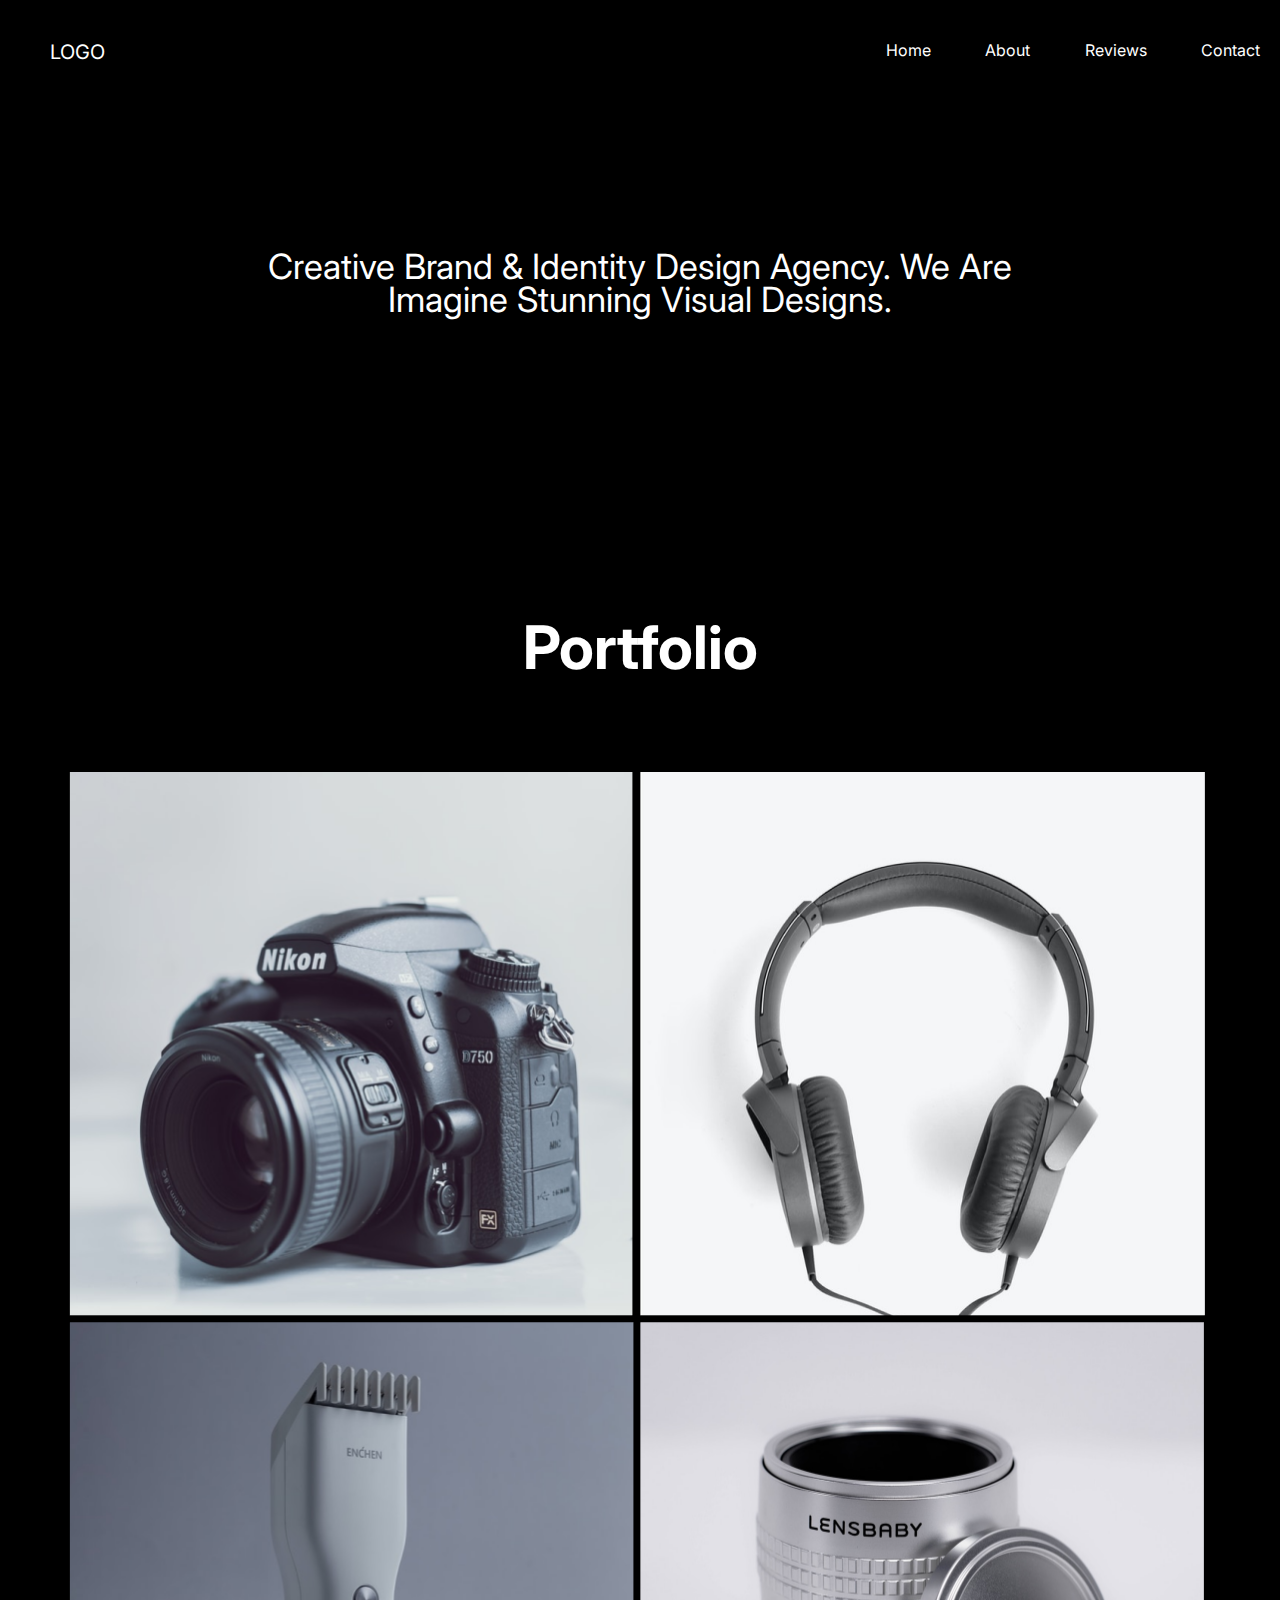
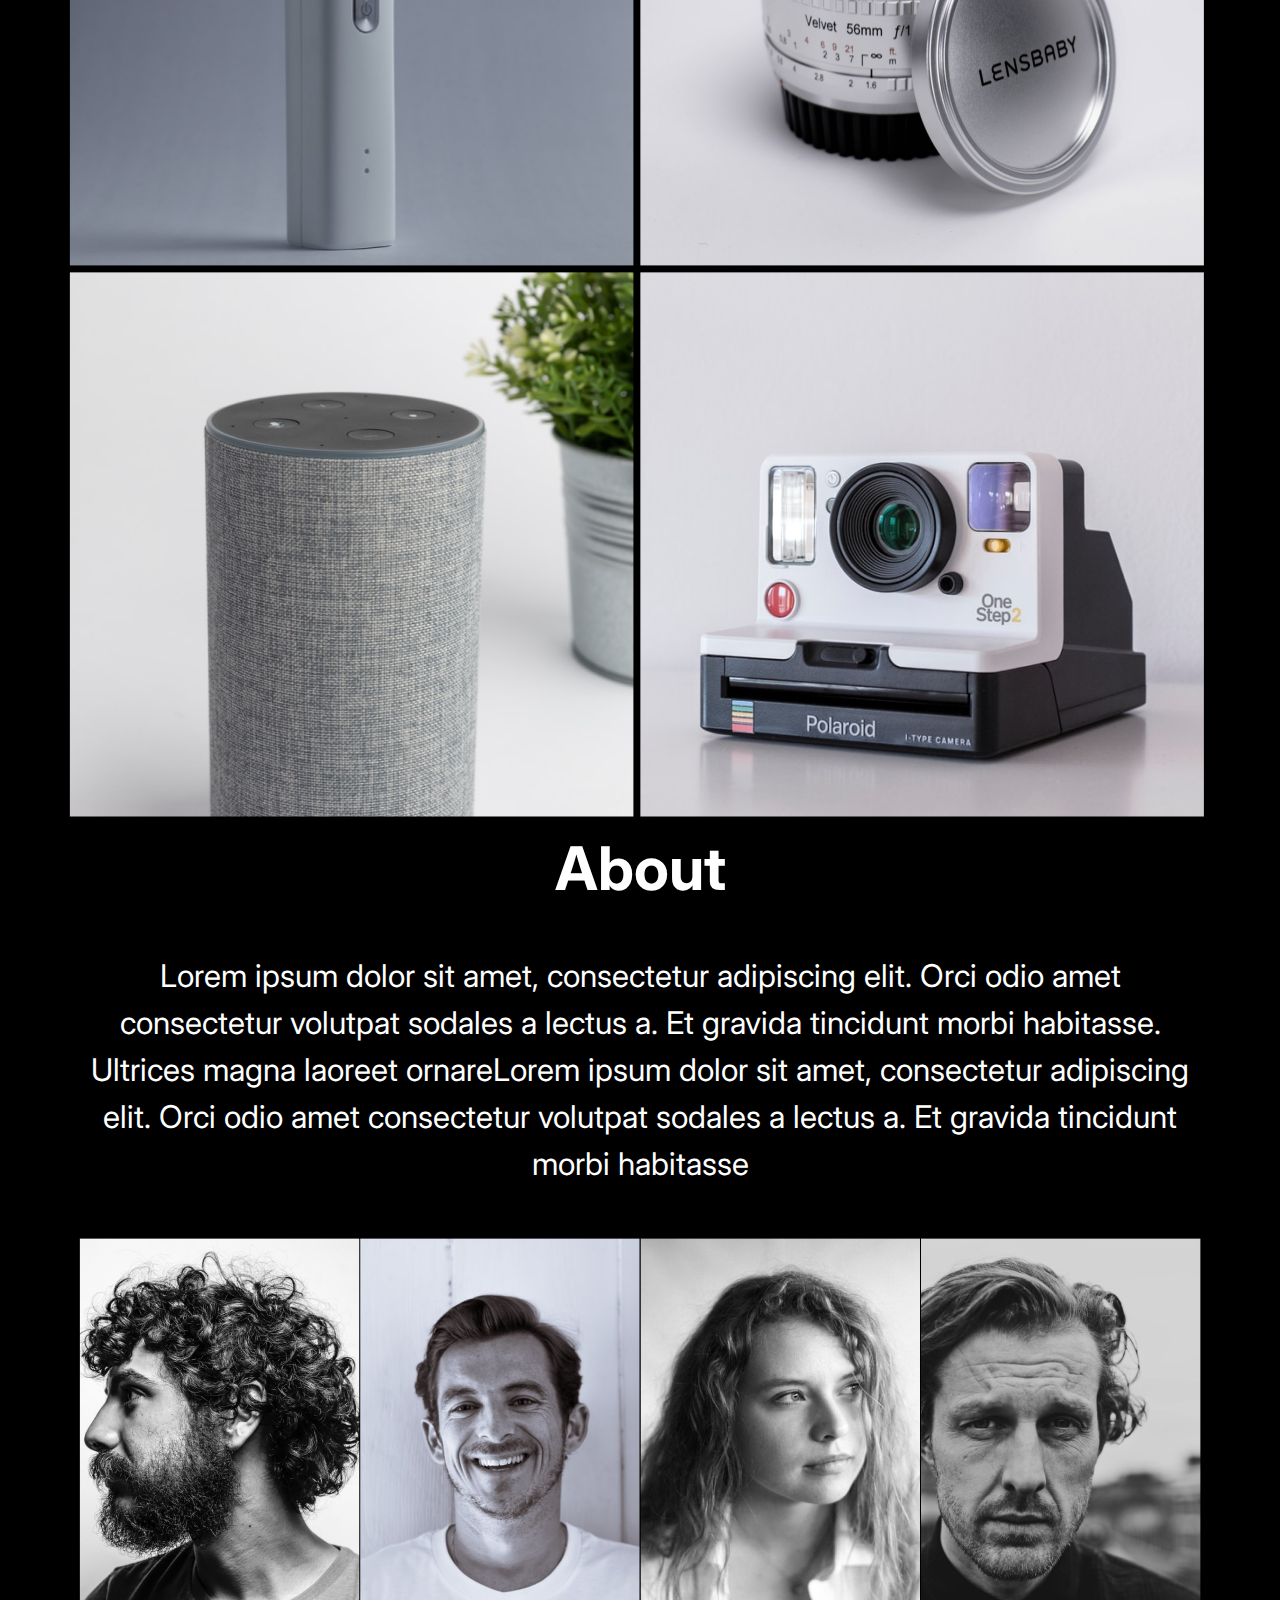
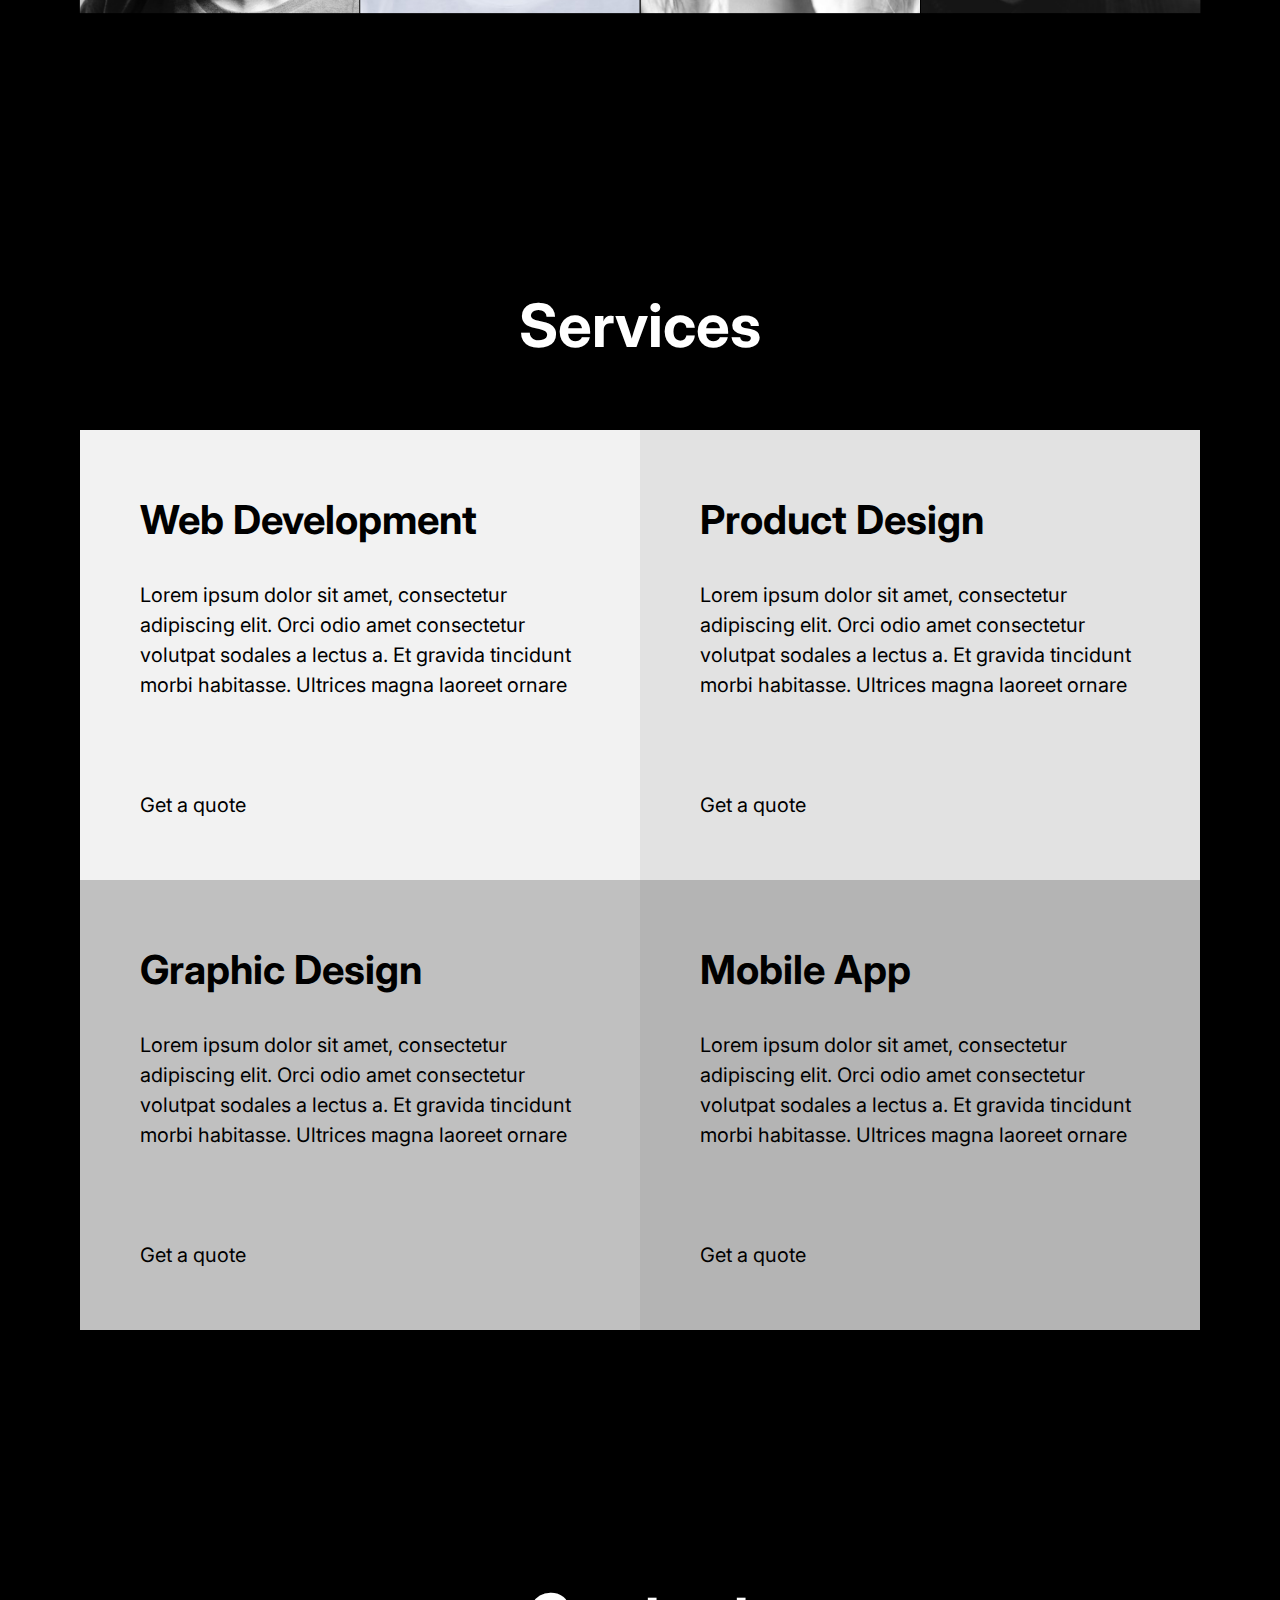
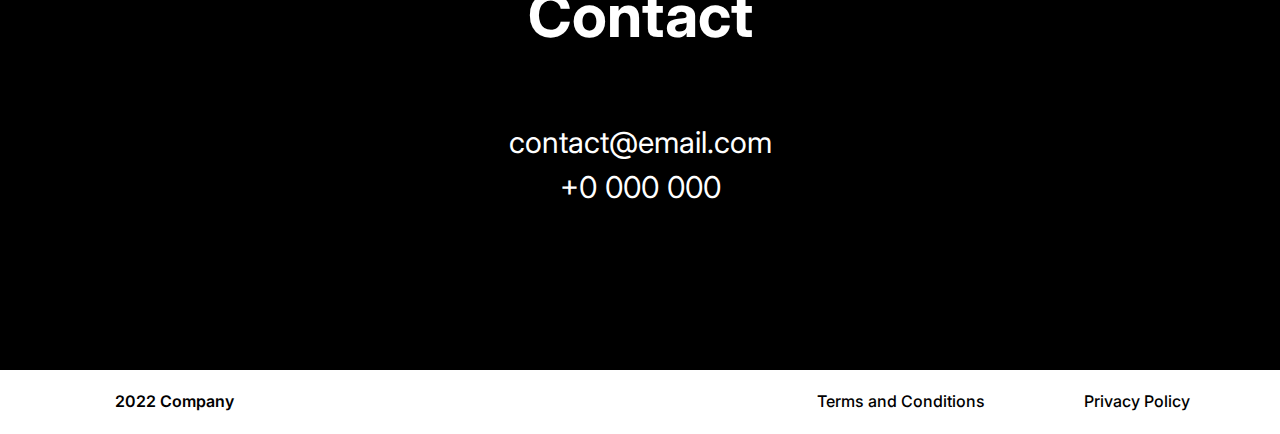
<file: index.html>
<!DOCTYPE html>
<html lang="en">
<head>
    <meta charset="UTF-8">
    <meta http-equiv="X-UA-Compatible" content="IE=edge">
    <meta name="viewport" content="width=device-width, initial-scale=1.0">
    <title>PortfolioHomePage</title>
    <link rel="stylesheet" href="style.css">
</head>
<body>
    <header>
        <div>
            <p class="logo">LOGO</p>
        </div>
            <div class="nav">
                <a class="thinginsideheader" href="">Home</a>
                <a class="thinginsideheader" href="/project.html">About</a>
                <a class="thinginsideheader" href="">Reviews</a>
                <a class="thinginsideheader" href="">Contact</a>
            </div>
    </header>
<main>
    <div class="main">
        <h1 class="first-text">Creative Brand & Identity Design Agency. We Are Imagine Stunning Visual Designs.</h1>
    <div class="portfolio-container">
        <h2 class="portfolio">Portfolio</h2>
    </div>
        <div class="picture-container">
        <div>
            <img src="/src/img/Rectangle 1.png" alt="" class="picture-item">
        </div>
        <div>
            <img src="/src/img/Rectangle 2.png" alt="" class="picture-item2" >
        </div>
        <div class="pictures-second-row">
            <img src="/src/img/Rectangle 4.png" alt="" class="picture-item2">
        </div>
        <div class="pictures-second-row">
            <img src="/src/img/Rectangle 3.png" alt="" class="picture-item">
        </div>
        <div>
            <img src="/src/img/Rectangle 11.png" alt="" class="picture-item2">
        </div>
        <div>
            <img src="/src/img/Rectangle 12.png" alt="" class="picture-item">
        </div>
    </div>
        <div>
            <h2 class="about">
                About
            </h2>
        </div>
        <div class="lorem-box">
            <p>
                Lorem ipsum dolor sit amet, consectetur adipiscing elit. Orci odio amet consectetur volutpat sodales a lectus a. Et gravida tincidunt morbi habitasse. Ultrices magna laoreet ornareLorem ipsum dolor sit amet, consectetur adipiscing elit. Orci odio amet consectetur volutpat sodales a lectus a. Et gravida tincidunt morbi habitasse
            </p>
        </div>
        <div class="picture-container2">
            <div>
                <img src="/src/img/Rectangle 7.png" alt="" class="picture-item3">
            </div>
            <div>
                <img src="/src/img/Rectangle 8.png" alt="" class="picture-item3">
            </div>
            <div>
                <img src="/src/img/Rectangle 9.png" alt="" class="picture-item3">
            </div>
            <div>
                <img src="/src/img/Rectangle 10.png" alt="" class="picture-item3">
            </div>
        </div>
        <div>
            <h2 class="services">
                Services
            </h2>
        </div>
        <div class="whole-big-service-container">
        <div class="service-container">
            <h1 class="lorem">Web Development</h1>
            <p class="lorem2">
                Lorem ipsum dolor sit amet, consectetur adipiscing elit. Orci odio amet consectetur volutpat sodales a lectus a. Et gravida tincidunt morbi habitasse. Ultrices magna laoreet ornare
            </p>
            <p>
                Get a quote
            </p>
        </div>
            <div class="service-container2">
                <h1 class="lorem">Product Design</h1>
                <p class="lorem2">
                    Lorem ipsum dolor sit amet, consectetur adipiscing elit. Orci odio amet consectetur volutpat sodales a lectus a. Et gravida tincidunt morbi habitasse. Ultrices magna laoreet ornare
                </p>
                <p>
                    Get a quote
                </p>
            </div>
            <div class="service-container3">
                <h1 class="lorem">Graphic Design</h1>
                <p class="lorem2">
                    Lorem ipsum dolor sit amet, consectetur adipiscing elit. Orci odio amet consectetur volutpat sodales a lectus a. Et gravida tincidunt morbi habitasse. Ultrices magna laoreet ornare
                </p>
                <p>
                    Get a quote
                </p>
            </div>
            <div class="service-container4">
                <h1 class="lorem">Mobile App</h1>
                <p class="lorem2">
                    Lorem ipsum dolor sit amet, consectetur adipiscing elit. Orci odio amet consectetur volutpat sodales a lectus a. Et gravida tincidunt morbi habitasse. Ultrices magna laoreet ornare
                </p>
                <p>
                    Get a quote
                </p>
            </div>
        </div>
        <div>
            <h2 class="contact">
                Contact
            </h2>
        </div>
        <div class="contactemail">
            <p>
                contact@email.com
            </p>
        </div>
        <div class="phonenumber">
            <p>
                +0 000 000
            </p>
        </div>
        <footer>
            <div class="left-bar">
            <p>2022 Company</p>
            </div>
            <div class="right-bar">
            <ul>
                <li>Terms and Conditions</li>
                <li>Privacy Policy</li>
            </ul>
            </div>
        </footer>
</main>
</body>
</html>
</file>
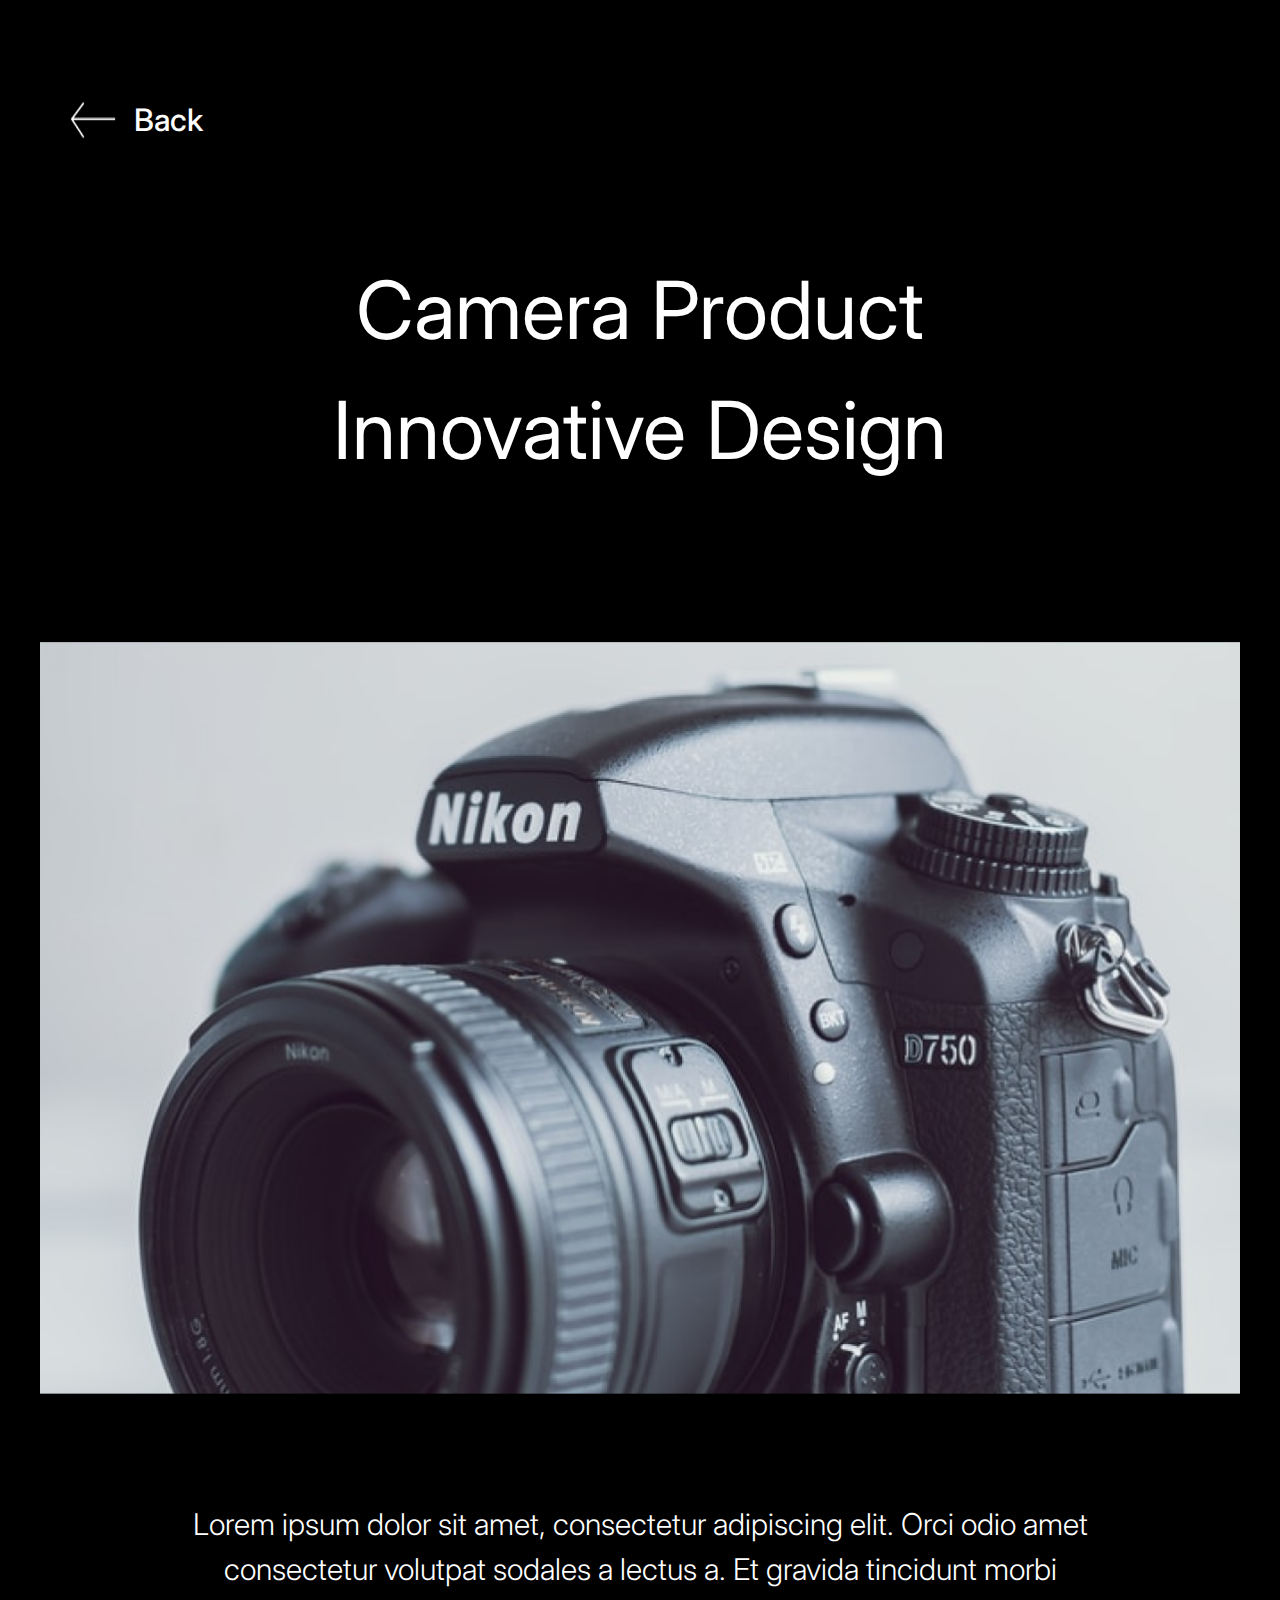
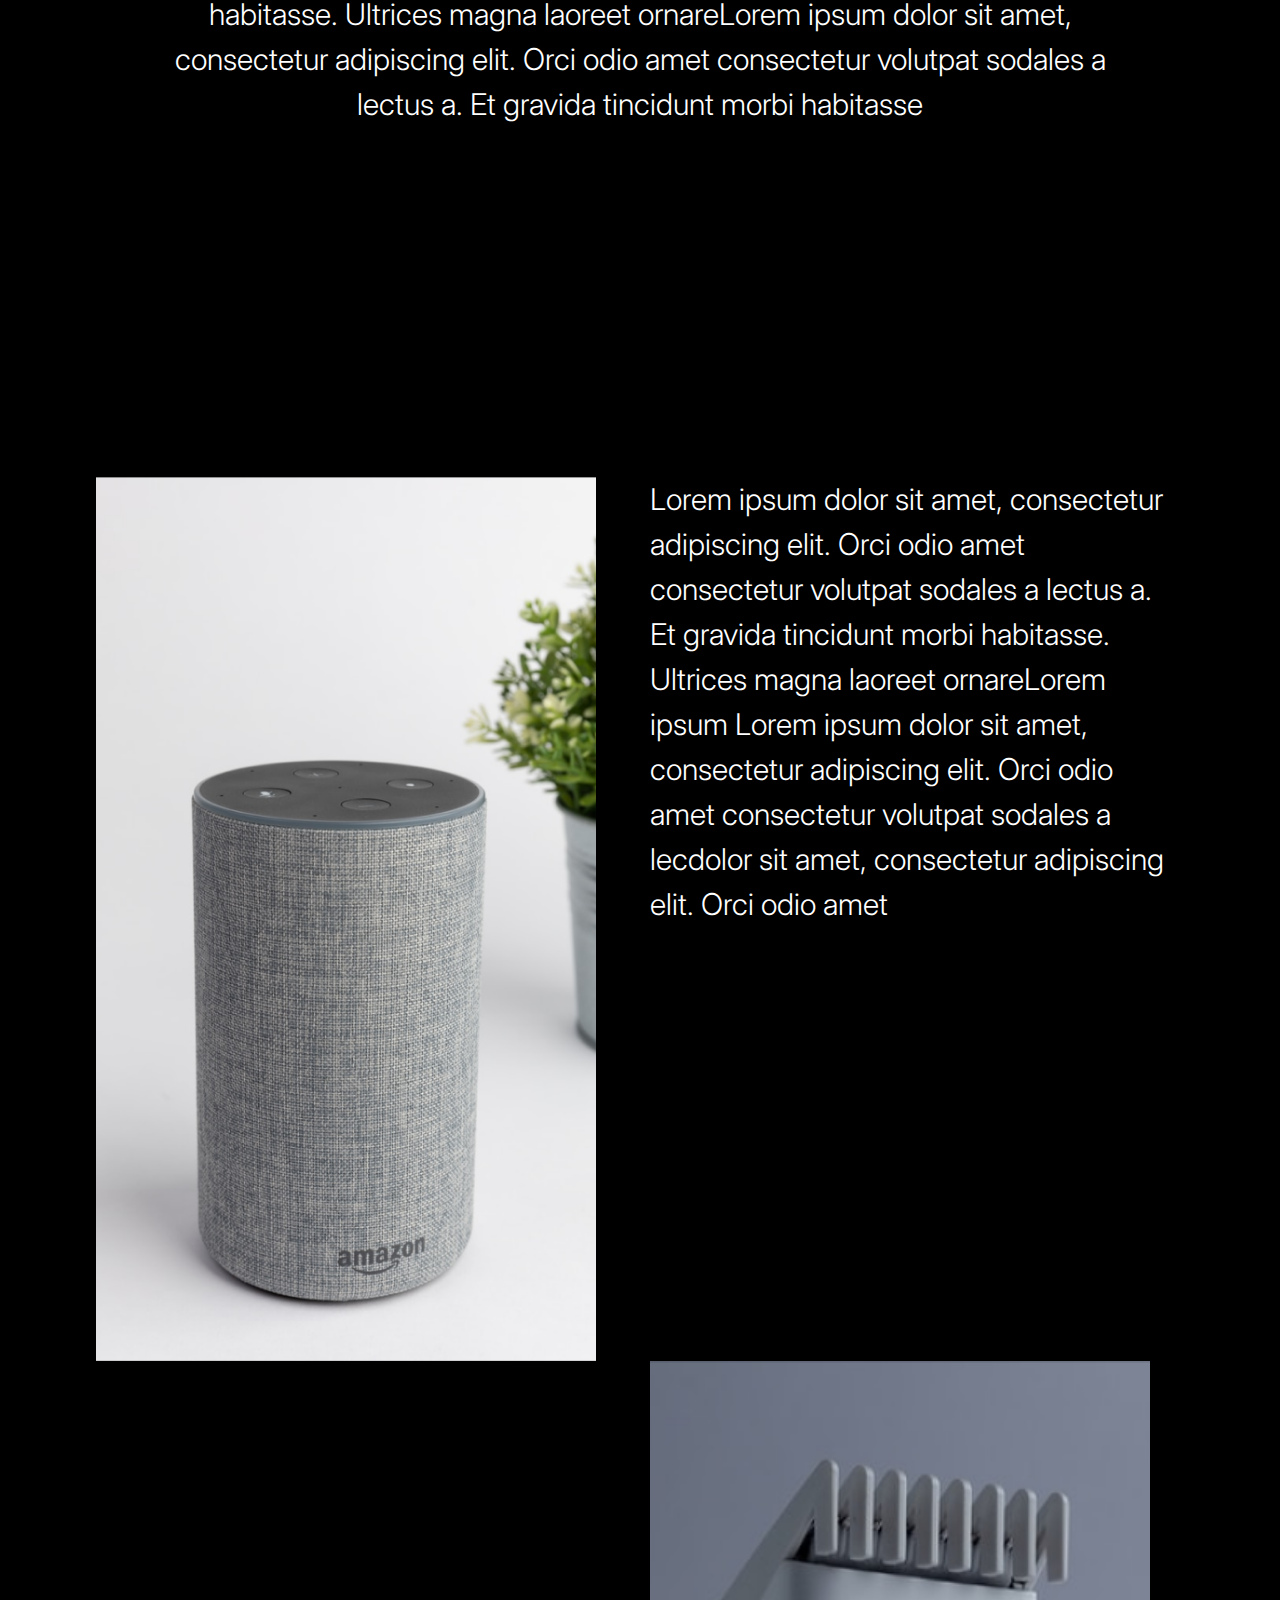
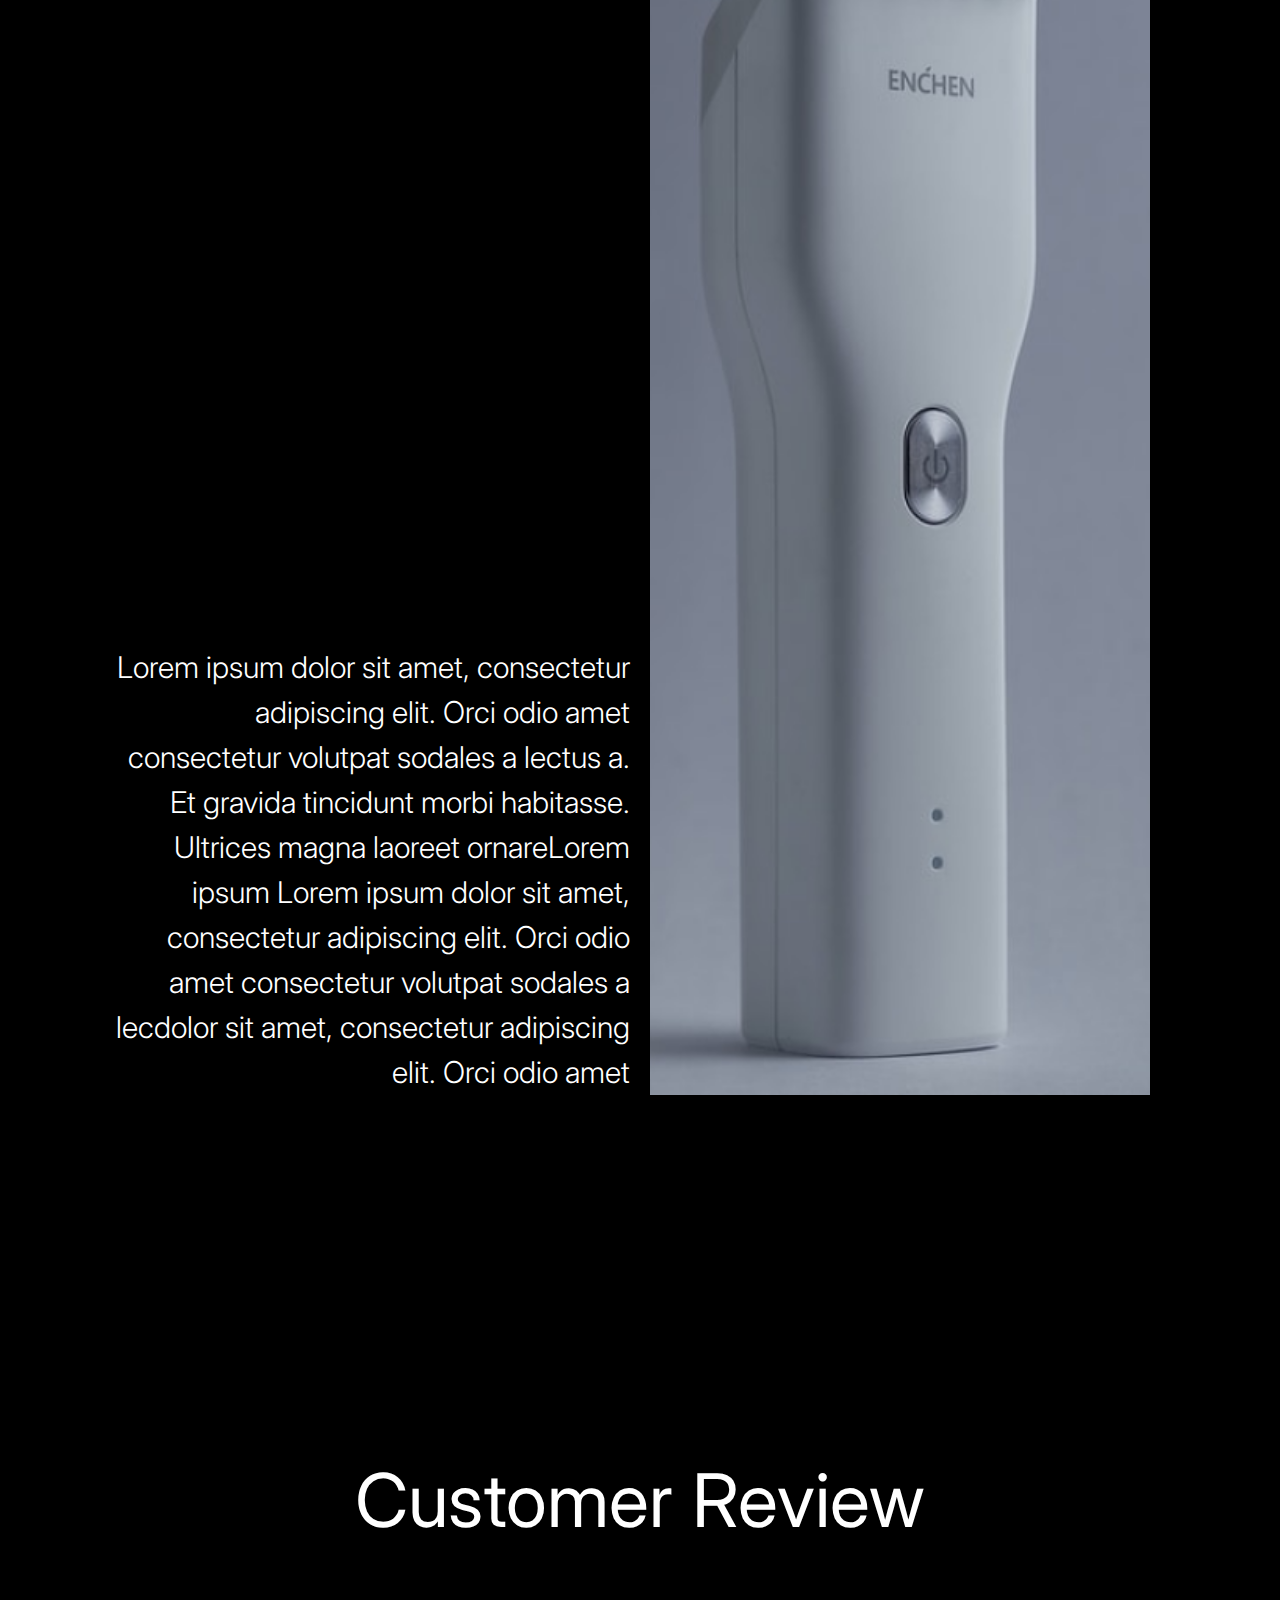
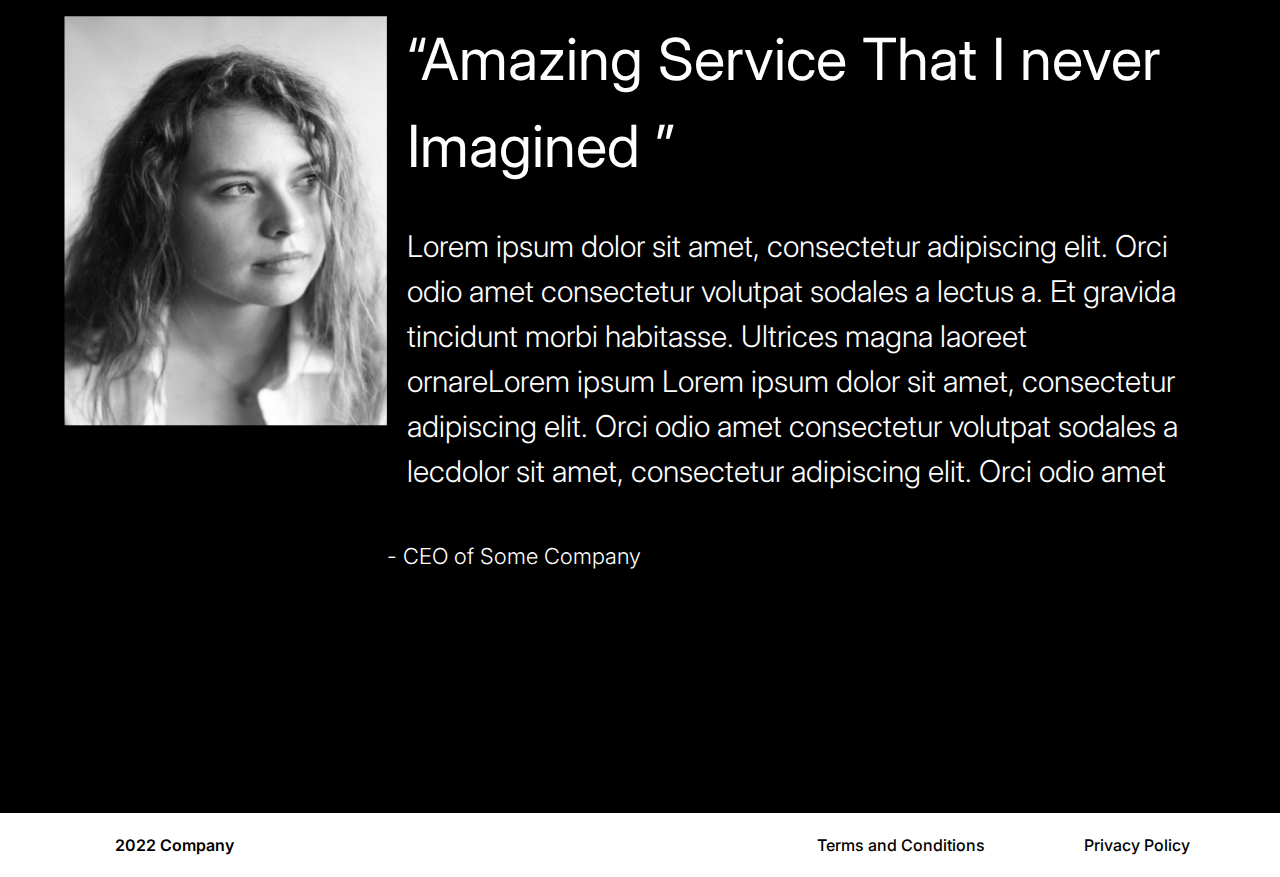
<file: project.html>
<!DOCTYPE html>
<html lang="en">
<head>
    <meta charset="UTF-8">
    <meta http-equiv="X-UA-Compatible" content="IE=edge">
    <meta name="viewport" content="width=device-width, initial-scale=1.0">
    <title>PortfolioProjectPage</title>
    <link rel="stylesheet" href="projectstyle.css">
</head>
<body>
<header>
    <a href="index.html">
        <div class="arrowandback">
            <img src="/src/Vector 1.png" alt="">
            <p class="back">Back</p>
        </div>
    </a>
</header>
<main>
    <div class="cameraproductandloremtext">
        <div class="title">
            <p>Camera Product Innovative Design</p>
        </div>
        <div class="camerapicture">
            <img src="/src/img/Rectangle 1 (1).png"">
        </div>
        <div class="first_lorem_text">
            <p>Lorem ipsum dolor sit amet, consectetur adipiscing elit. Orci odio amet consectetur volutpat sodales a lectus a. Et gravida tincidunt morbi habitasse. Ultrices magna laoreet ornareLorem ipsum dolor sit amet, consectetur adipiscing elit. Orci odio amet consectetur volutpat sodales a lectus a. Et gravida tincidunt morbi habitasse</p>
        </div>
    </div>
    <div class="second_segment">
        <div class="first_image">
            <img src="/src/img/Rectangle 11 (1).png"">
        </div>
        <div class="first_image_text">
            <p>Lorem ipsum dolor sit amet, consectetur adipiscing elit. Orci odio amet consectetur volutpat sodales a lectus a. Et gravida tincidunt morbi habitasse. Ultrices magna laoreet ornareLorem ipsum Lorem ipsum dolor sit amet, consectetur adipiscing elit. Orci odio amet consectetur volutpat sodales a lecdolor sit amet, consectetur adipiscing elit. Orci odio amet</p>
        </div>
        <div class="second_image_text">
            <p>Lorem ipsum dolor sit amet, consectetur adipiscing elit. Orci odio amet consectetur volutpat sodales a lectus a. Et gravida tincidunt morbi habitasse. Ultrices magna laoreet ornareLorem ipsum Lorem ipsum dolor sit amet, consectetur adipiscing elit. Orci odio amet consectetur volutpat sodales a lecdolor sit amet, consectetur adipiscing elit. Orci odio amet</p>
        </div>
        <div class="second_image">
            <img src="src/img/Rectangle 4 (1).png" alt="">
        </div>
    </div>
    <div class="reviews">
        <div class="review_title">
            <p>Customer Review</p>
        </div>
        <div id="reviews" class="review">
            <div class="woman">
                <img src="src/img/Rectangle 9 (1).png"">
            </div>
            <div class="user_info">
                <div class="text_title">
                    <p>“Amazing Service That I never Imagined ”</p>
                </div>
                <div class="review_text">
                    <p>Lorem ipsum dolor sit amet, consectetur adipiscing elit. Orci odio amet consectetur volutpat sodales a lectus a. Et gravida tincidunt morbi habitasse. Ultrices magna laoreet ornareLorem ipsum Lorem ipsum dolor sit amet, consectetur adipiscing elit. Orci odio amet consectetur volutpat sodales a lecdolor sit amet, consectetur adipiscing elit. Orci odio amet</p>
                </div>
                <div class="SomecompanyCEO">
                    <p>- CEO of Some Company</p>
                </div>    
            </div>
        </div>           
    </div>
</main>
<footer>
    <div class="left-bar">
    <p>2022 Company</p>
    </div>
    <div class="right-bar">
    <ul>
        <li>Terms and Conditions</li>
        <li>Privacy Policy</li>
    </ul>
    </div>
</footer>
</main>
</body>
</html>
</file>
<file: style.css>
@import url('https://fonts.googleapis.com/css2?family=Inter:wght@300;400;600&display=swap');
* {
    box-sizing: border-box;
    margin: 0;
    padding: 0;
}

body {
    font-family: 'Inter', sans-serif;
    font-size: 16px;
    line-height: 1.5;
    color: #333;
    background: #000000;
}

header {
    display: flex;
    justify-content: space-between;
    color: #fff;
    min-height: 100px;
    display: flex;
    align-items: center;
    margin-bottom: 150px;
}

.logo {
    width: 63px;
    height: 27px;
    font-family: 'Inter', sans-serif;
    font-size: 20px;
    padding: 0 50px;
}

a {
    text-decoration: none;
    color: #fff;
}

.nav {
    display: flex;
    justify-content: space-between;
    align-items: center;
    gap: 3.4rem;
    padding: 0 20px;
}

.main {
    width: 100%;
    height: auto;
    left: 345.99px;
    top: 337.04px;
    font-family: 'Inter';
    font-style: normal;
    font-weight: 400;
}

.first-text {
    font-weight: 400;
    font-size: 34.8438px;
    line-height: 33px;
    text-align: center;
    color: #FFFFFF;
    margin: 0 auto;
    width: 750.29px;
}

.portfolio-container {
    display: flex;
    justify-content: center;
    margin: 286.17px 0 0;
    color: white;
    font-family: 'Inter';
    font-size: 40px;
    margin-bottom: 80px;
}

.picture-container {
    display: grid;
    grid-template-columns: repeat(2, 1fr);
    padding: 0 69px;
}

.picture-item{
    width: 563.57px;
    height: 544.16px;
}

.picture-item2{
    width: 564.51px;
    height: 544.16px;
}

.about {
    display: flex;
    justify-content: center;
    color: white;
    font-family: 'Inter';
    font-style: normal;
    font-size: 60px;
    margin-bottom: 40px;

}

.lorem-box {
    display: flex;
    color: white;
    font-family: 'Inter';
    justify-content: center;
    font-size: 31.38px;
    text-align: center;
    margin: 0 80px;
}

.picture-container2 {
    display: flex;
    justify-content: center;
    margin: 50px;
}

.services {
    display: flex;
    justify-content: center;
    margin: 260px 0 0;
    color: white;
    font-family: 'Inter';
    font-style: normal;
    font-size: 60px;
    margin-bottom: 60px;
}

.whole-big-service-container {
    display: grid;
    grid-template-columns: repeat(2, 1fr);
    margin: 0 80px;
}

.service-container {

    padding: 60px;
    background-color: #F2F2F2;
    font-size: 20px;
    color: black;
}

.service-container2 {

    padding: 60px;
    background-color: #E2E2E2;
    font-size: 20px;
    color: black;
}

.service-container3 {

    padding: 60px;
    background-color: #C0C0C0;
    font-size: 20px;
    color: black;
}

.service-container4 {
    padding: 60px;
    background-color: #B4B4B4;
    font-size: 20px;
    color: black;
}

.lorem {
    padding-bottom: 30px;
}

.lorem2 {
    padding-bottom: 90px;
}

.contact {
    display: flex;
    justify-content: center;
    margin: 240px 0 0;
    color: white;
    font-family: 'Inter';
    font-style: normal;
    font-size: 60px;
    margin-bottom: 60px;
}

.contactemail {
    display: flex;
    justify-content: center;
    color: white;
    font-size: 30px;
    font-family: 'Inter';
}

.phonenumber {
    display: flex;
    justify-content: center;
    color: white;
    font-size: 30px;
    font-family: 'Inter';
    margin-bottom: 10rem;
}

footer {
    display: flex;
    flex-direction: row;
    justify-content: space-between;
    background-color: #ffffff;
    padding: 22.5px 90.15px 22.5px 100.68px;
}

.left-bar {
    height: auto;
    width: 148px;
    text-align: center;
}

.left-bar p {
    font-weight: 600;
    font-size: 16px;
    line-height: 19px;
    color: #000000;
}

.right-bar ul {
    display: flex;
    width: auto;
    flex-direction: row;
    justify-content: space-between;
    gap: 98.81px;
}

.right-bar ul li {
    font-weight: 500;
    font-size: 16px;
    line-height: 19px;
    color: #000000;
    list-style-type: none;
}
</file>
<file: projectstyle.css>
@import url('https://fonts.googleapis.com/css2?family=Inter:wght@300;400;600&display=swap');
* {
    box-sizing: border-box;
    margin: 0;
    padding: 0;
}

body {
    font-family: 'Inter', sans-serif;
    font-size: 16px;
    line-height: 1.5;
    color: #333;
    background: #000000;
}

header {
    display: flex;
    justify-content: space-between;
    color: #fff;
    min-height: 100px;
    display: flex;
    align-items: center;
    margin-bottom: 150px;
}

.arrowandback {
    display: flex;
    color: white;
    padding: 70px;
    flex-direction: row;
}

.back {
    margin-left: 18px;
}

header a{
    text-decoration-line: none;
    color: white;
    width: 74px;
    height: 38px;
    font-weight: 500;
    font-size: 31px;
    line-height: 38px;
}

main{
    height: 100%;
    display: flex;
    flex-direction: column;
    align-items: center;
    justify-content: center;
    gap: 350px;
}

.cameraproductandloremtext{
    display: flex;
    flex-direction: column;
    align-items: center;
    gap: 102px;
}

.title{
    width: 70%;
    font-weight: 400;
    font-size: 80px;
    text-align: center;
    padding-bottom: 50px;
    color: white;
}

.camerapicture img{
    height: 752px;
    object-fit: cover;
    object-position: 50%;
    width: 1200px;
}

.first_lorem_text{
    width: 75%;
    font-weight: 300;
    font-size: 30px;
    text-align: center;
    color: white;
}

.second_segment{
    width: 85%;
    height: 40%;
    display: grid;
    grid-template-rows: 1fr auto 1fr;
    grid-template-columns: repeat(1fr 1fr);
    color: white;
}

.second_image img {
    width: 500px;
    height: 100%;
    object-fit: cover;
}

.first_image  img{
    width: 500px;
    height: 100%;
    object-fit: cover;
}

.first_image_text{
    padding: 0px 0px 200px 20px;
    font-weight: 300;
    font-size: 30px;
    grid-column-start: 3;
    grid-column-end: 4;
    grid-row-start: 1;
    text-align: start;
    color: white;
}

.second_image{
    padding-left: 20px;
    grid-column-start: 3;
    grid-column-end: 4;
    grid-row-start: 3;
    grid-row-end: span 4;
}

.second_image_text{
    font-weight: 300;
    font-size: 30px;
    grid-column-start: 1;
    grid-column-end: 2;
    grid-row-start: 4;
    text-align: end;
    color: white;
}

.woman img{
    width: 323px;
    height: 410px;
}

.review_title{
    padding-bottom: 60px;
    font-weight: 400;
    font-size: 74px;
    color: white;
}

.reviews{
    width: 90%;
    display: flex;
    flex-direction: column;
    align-items: center;
    padding-bottom: 15em;
    color: white;
}

.review{
    display: flex;
    color: white;
}

.user_info{
    display: flex;
    flex-direction: column;
    gap: 34px;
    color: white;
}

.text_title{
    padding-left: 20px;
    font-weight: 400;
    font-size: 58px;
    color: white;
}

.review_text{
    margin: 0 20px;
    font-weight: 300;
    font-size: 30px;
    color: white;
}

.SomecompanyCEO{
    padding-top: 12px;
    font-weight: 300;
    font-size: 22px;
    color: white;
}

footer {
    display: flex;
    flex-direction: row;
    justify-content: space-between;
    background-color: #ffffff;
    padding: 22.5px 90.15px 22.5px 100.68px;
}

.left-bar {
    height: auto;
    width: 148px;
    text-align: center;
}

.left-bar p {
    font-weight: 600;
    font-size: 16px;
    line-height: 19px;
    color: #000000;
}

.right-bar ul {
    display: flex;
    width: auto;
    flex-direction: row;
    justify-content: space-between;
    gap: 98.81px;
}

.right-bar ul li {
    font-weight: 500;
    font-size: 16px;
    line-height: 19px;
    color: #000000;
    list-style-type: none;
}
</file>
